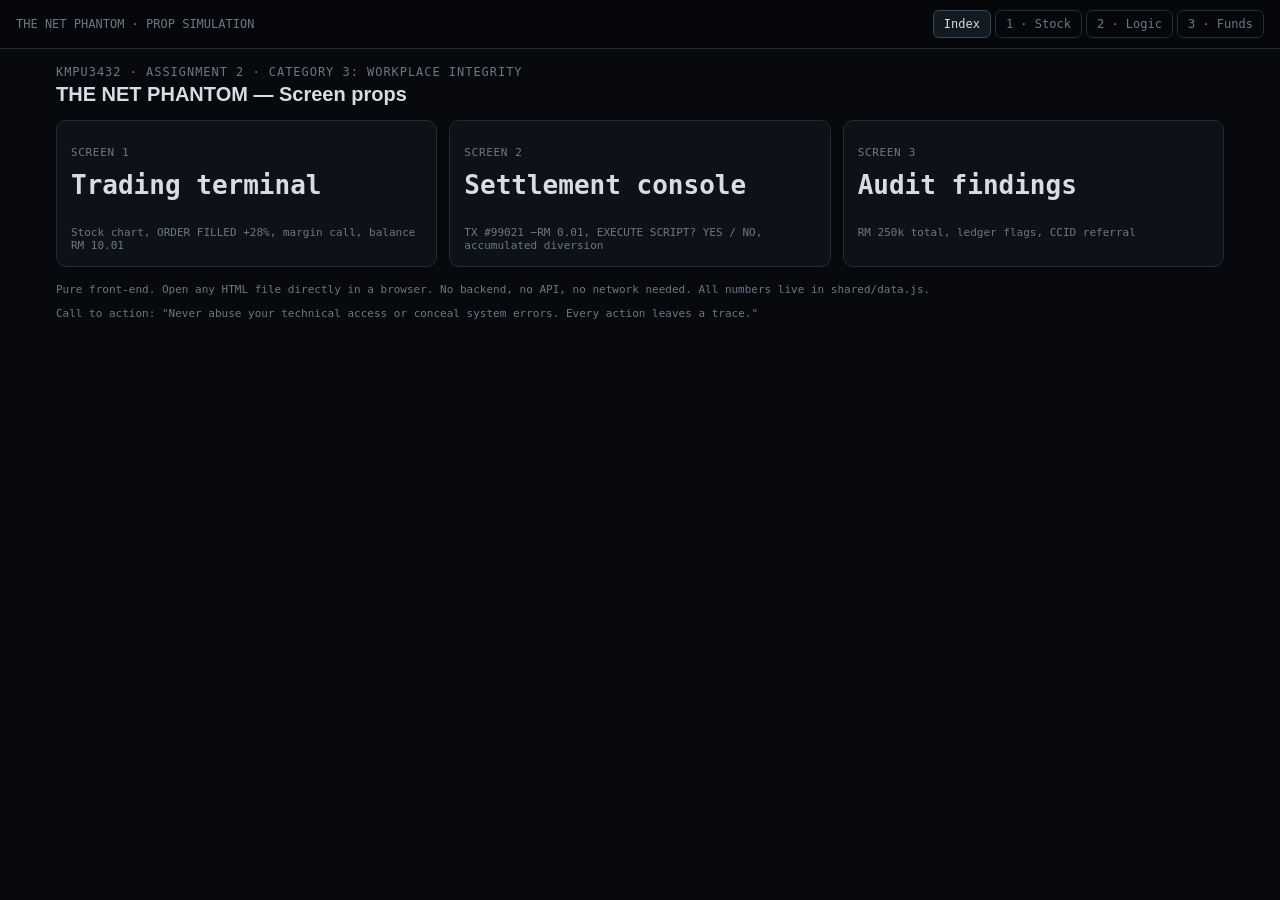
<file: index.html>
<!doctype html>
<html lang="en">
<head>
<meta charset="utf-8">
<meta name="viewport" content="width=device-width, initial-scale=1">
<title>The Net Phantom — Screens</title>
<link rel="stylesheet" href="shared/style.css">
</head>
<body>
<nav class="switcher">
  <span class="brand">THE NET PHANTOM · PROP SIMULATION</span>
  <a href="index.html" class="active">Index</a>
  <a href="1-stock.html">1 · Stock</a>
  <a href="2-implant.html">2 · Logic</a>
  <a href="3-auditor.html">3 · Funds</a>
</nav>
<main class="wrap">
  <p class="title">KMPU3432 · Assignment 2 · Category 3: Workplace Integrity</p>
  <h1>THE NET PHANTOM — Screen props</h1>
  <div class="grid three">
    <a class="panel" href="1-stock.html" style="text-decoration:none;color:inherit"><p class="label">Screen 1</p><p class="big">Trading terminal</p><div class="footnote">Stock chart, ORDER FILLED +28%, margin call, balance RM 10.01</div></a>
    <a class="panel" href="2-implant.html" style="text-decoration:none;color:inherit"><p class="label">Screen 2</p><p class="big">Settlement console</p><div class="footnote">TX #99021 −RM 0.01, EXECUTE SCRIPT? YES / NO, accumulated diversion</div></a>
    <a class="panel" href="3-auditor.html" style="text-decoration:none;color:inherit"><p class="label">Screen 3</p><p class="big">Audit findings</p><div class="footnote">RM 250k total, ledger flags, CCID referral</div></a>
  </div>
  <p class="footnote" style="margin-top:16px">Pure front-end. Open any HTML file directly in a browser. No backend, no API, no network needed. All numbers live in <code>shared/data.js</code>.</p>
  <p class="footnote" style="margin-top:6px">Call to action: "<span id="cta"></span>"</p>
</main>
<script src="shared/data.js"></script>
<script>document.getElementById("cta").textContent = window.PHANTOM.messages.callToAction;</script>
</body>
</html>
</file>
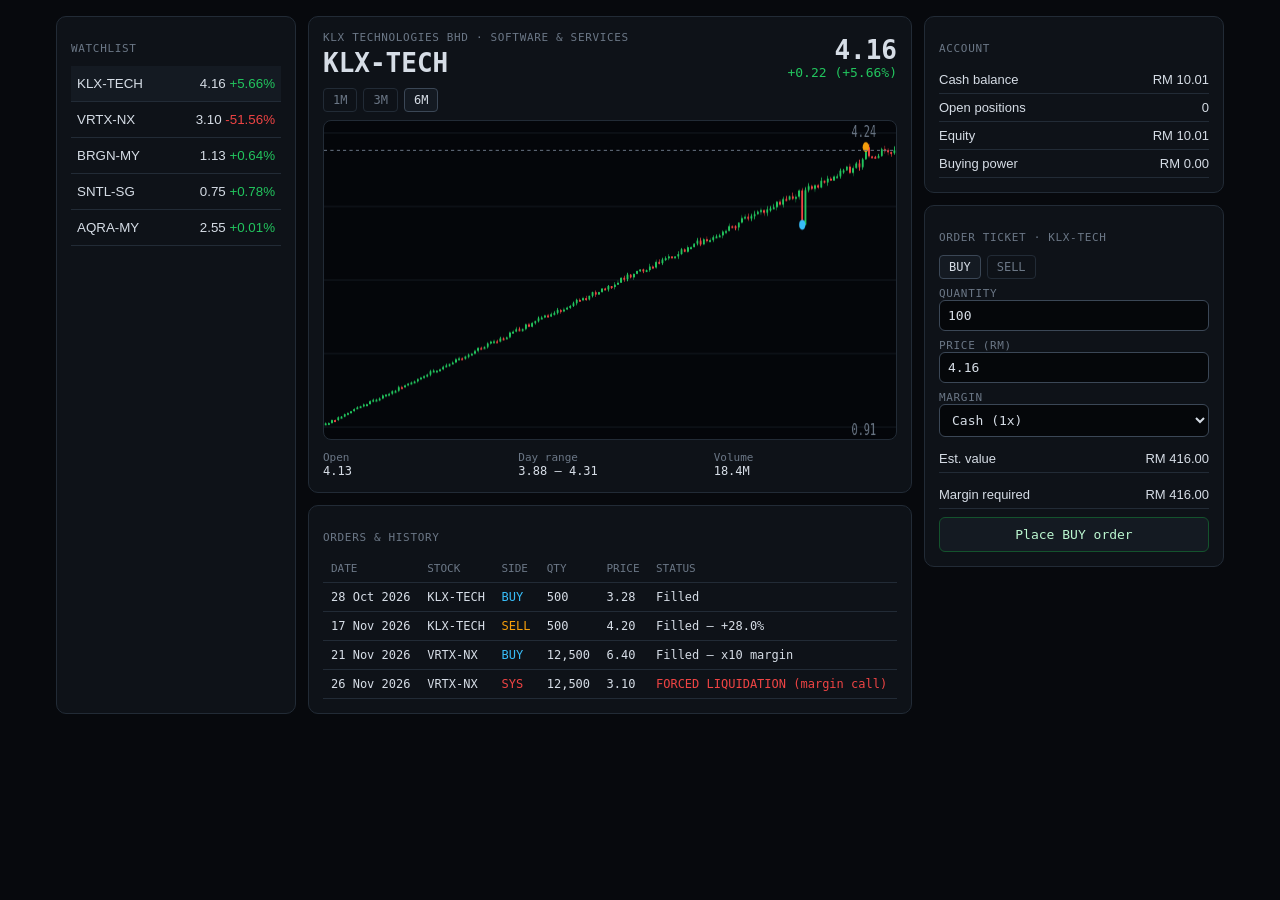
<file: 1-stock.html>
<!doctype html>
<html lang="en">
<head>
<meta charset="utf-8">
<meta name="viewport" content="width=device-width, initial-scale=1">
<title>KLX Trade</title>
<link rel="stylesheet" href="shared/style.css">
<script>if (!/[?&]ctrl=1/.test(location.search)) document.documentElement.classList.add("clean");</script>
<style>
  .app { display: grid; gap: 12px; grid-template-columns: 1fr; }
  @media (min-width: 1000px) { .app { grid-template-columns: 240px 1fr 300px; } }
  .list { font-family: var(--mono); font-size: 12px; }
  .list button { width: 100%; text-align: left; background: none; border: 0; border-bottom: 1px solid var(--line); color: var(--text); padding: 10px 6px; cursor: pointer; display: flex; justify-content: space-between; }
  .list button.sel { background: var(--panel-2); }
  .row { display: flex; justify-content: space-between; gap: 8px; padding: 6px 0; border-bottom: 1px solid var(--line); font-size: 13px; }
  .tabs { display: flex; gap: 6px; flex-wrap: wrap; margin: 8px 0; }
  .tabs button { font-family: var(--mono); font-size: 12px; background: none; color: var(--muted); border: 1px solid var(--line); border-radius: 4px; padding: 4px 9px; cursor: pointer; }
  .tabs button.on { color: var(--text); border-color: #3b4756; background: var(--panel-2); }
  input, select { font-family: var(--mono); font-size: 13px; background: #05070a; color: var(--text); border: 1px solid #3b4756; border-radius: 6px; padding: 7px 8px; width: 100%; }
  .toast { position: fixed; left: 50%; bottom: 20px; transform: translateX(-50%); background: #111820; border: 1px solid #3b4756; padding: 10px 14px; border-radius: 8px; font-family: var(--mono); font-size: 12px; display: none; }
  .toast.show { display: block; }
  .msg { font-size: 13px; padding: 8px 0; border-bottom: 1px solid var(--line); }
  .msg b { font-family: var(--mono); color: var(--blue); }
  .tag { font-family: var(--mono); font-size: 11px; color: var(--muted); }
</style>
</head>
<body>
<nav class="switcher">
  <span class="brand">THE NET PHANTOM · PROP SIMULATION</span>
  <a href="index.html">Index</a>
  <a href="1-stock.html" class="active">1 · Stock</a>
  <a href="2-implant.html">2 · Logic</a>
  <a href="3-auditor.html">3 · Funds</a>
</nav>

<main class="wrap">
  <p class="title">Screen 1 · YH / SWK · Secondary laptop · Trading app</p>
  <div class="app">

    <!-- Watchlist -->
    <section class="panel">
      <p class="label">Watchlist</p>
      <div class="list" id="watch"></div>
    </section>

    <!-- Chart + details -->
    <section>
      <div class="panel">
        <div style="display:flex;justify-content:space-between;flex-wrap:wrap;gap:8px">
          <div>
            <div class="label" id="sname"></div>
            <div class="big" id="sym"></div>
          </div>
          <div style="text-align:right">
            <div class="big" id="last"></div>
            <div id="chg" class="mono" style="font-family:var(--mono);font-size:13px"></div>
          </div>
        </div>
        <div class="tabs" id="ranges">
          <button data-r="30">1M</button><button data-r="90">3M</button><button data-r="180" class="on">6M</button>
        </div>
        <canvas id="chart" width="900" height="320"></canvas>
        <div class="grid three" style="margin-top:10px;font-family:var(--mono);font-size:12px">
          <div><span class="tag">Open</span><br id="x"><span id="open"></span></div>
          <div><span class="tag">Day range</span><br><span id="range"></span></div>
          <div><span class="tag">Volume</span><br><span id="vol"></span></div>
        </div>
        <div class="footnote" id="meta"></div>
      </div>

      <div class="panel" style="margin-top:12px">
        <p class="label">Orders & history</p>
        <table style="margin-top:6px">
          <thead><tr><th>Date</th><th>Stock</th><th>Side</th><th>Qty</th><th>Price</th><th>Status</th></tr></thead>
          <tbody id="orders"></tbody>
        </table>
      </div>
    </section>

    <!-- Account, ticket, messages -->
    <section style="display:grid;gap:12px;align-content:start">
      <div class="panel">
        <p class="label">Account</p>
        <div class="row"><span>Cash balance</span><span id="cash"></span></div>
        <div class="row"><span>Open positions</span><span>0</span></div>
        <div class="row"><span>Equity</span><span id="equity"></span></div>
        <div class="row"><span>Buying power</span><span id="bp"></span></div>
      </div>

      <div class="panel">
        <p class="label">Order ticket · <span id="tk-sym"></span></p>
        <div class="tabs" style="margin-top:8px">
          <button id="side-buy" class="on">BUY</button><button id="side-sell">SELL</button>
        </div>
        <div style="display:grid;gap:8px">
          <label class="label">Quantity<input id="qty" type="number" min="1" value="100"></label>
          <label class="label">Price (RM)<input id="px" type="number" step="0.01"></label>
          <label class="label">Margin<select id="lev"><option value="1">Cash (1x)</option><option value="5">Margin 5x</option><option value="10">Margin 10x</option></select></label>
          <div class="row"><span>Est. value</span><span id="est"></span></div>
          <div class="row"><span>Margin required</span><span id="mreq"></span></div>
          <button class="btn ok" id="place">Place order</button>
          <div class="footnote">Demo only. Orders are not sent anywhere.</div>
        </div>
      </div>

    </section>
  </div>
</main>
<div class="toast" id="toast"></div>

<script src="shared/data.js"></script>
<script>
(function () {
  const T = window.PHANTOM.trade;
  const $ = (id) => document.getElementById(id);
  const money = (v) => "RM " + v.toLocaleString("en-MY", { minimumFractionDigits: 2, maximumFractionDigits: 2 });
  const num = (v, d = 2) => v.toLocaleString("en-MY", { minimumFractionDigits: d, maximumFractionDigits: d });

  // ---- Build a deterministic daily price series per stock, with markers for orders ----
  function seeded(seed) { let s = seed; return () => (s = (s * 16807) % 2147483647) / 2147483647; }
  function buildSeries(sym, cfg) {
    const r = seeded([...sym].reduce((a, c) => a + c.charCodeAt(0), 0) * 7919);
    const n = cfg.days, closes = [];
    for (let i = 0; i < n; i++) {
      const t = i / (n - 1);
      let base = cfg.start + (cfg.end - cfg.start) * t;
      if (cfg.crashFrom !== undefined && i >= cfg.crashFrom) {
        const k = (i - cfg.crashFrom) / (n - 1 - cfg.crashFrom);
        base = 6.40 + (cfg.crashTo - 6.40) * k;
      }
      closes.push(base * (1 + (r() - 0.5) * cfg.noise));
    }
    // pin order prices exactly on their days
    (T.stocks[sym].orders || []).forEach((o) => { if (o.side !== "SYS") closes[o.day] = o.price; else closes[o.day] = o.price; });
    const candles = closes.map((c, i) => {
      const o = i === 0 ? c * 0.99 : closes[i - 1];
      const h = Math.max(o, c) * (1 + r() * 0.012), l = Math.min(o, c) * (1 - r() * 0.012);
      return { o, c, h, l };
    });
    return candles;
  }
  const data = {};
  Object.keys(T.stocks).forEach((s) => { data[s] = buildSeries(s, T.stocks[s].series); });

  // date for a day index (index 179 = today)
  function dayDate(idx) {
    const d = new Date(T.today + "T00:00:00"); d.setDate(d.getDate() - (179 - idx));
    return d.toLocaleDateString("en-GB", { day: "2-digit", month: "short", year: "numeric" });
  }

  let cur = "KLX-TECH", range = 180, side = "BUY";

  // ---- Watchlist ----
  function renderWatch() {
    $("watch").innerHTML = Object.keys(T.stocks).map((s) => {
      const c = data[s][data[s].length - 1].c, p = T.stocks[s].prevClose;
      const pct = ((c - p) / p) * 100;
      return '<button class="' + (s === cur ? "sel" : "") + '" data-s="' + s + '"><span>' + s + '</span><span>' + num(c) + ' <span class="' + (pct >= 0 ? "green" : "red") + '">' + (pct >= 0 ? "+" : "") + pct.toFixed(2) + "%</span></span></button>";
    }).join("");
  }

  // ---- Chart ----
  const cv = $("chart"), ctx = cv.getContext("2d");
  function drawChart() {
    const S = T.stocks[cur], all = data[cur], N = Math.min(range, all.length);
    const start = all.length - N, sl = all.slice(start);
    const W = cv.width, H = cv.height; ctx.clearRect(0, 0, W, H);
    const lo = Math.min(...sl.map((k) => k.l)) * 0.97, hi = Math.max(...sl.map((k) => k.h)) * 1.03;
    const y = (v) => H - ((v - lo) / (hi - lo)) * (H - 24) - 12;
    const cw = W / N;
    // grid
    ctx.strokeStyle = "#141a22"; ctx.lineWidth = 1;
    for (let g = 0; g <= 4; g++) { const yy = 12 + (H - 24) * (g / 4); ctx.beginPath(); ctx.moveTo(0, yy); ctx.lineTo(W, yy); ctx.stroke(); }
    sl.forEach((k, i) => {
      const up = k.c >= k.o, col = up ? "#22c55e" : "#ef4444", x = i * cw + cw / 2;
      ctx.strokeStyle = col; ctx.beginPath(); ctx.moveTo(x, y(k.h)); ctx.lineTo(x, y(k.l)); ctx.stroke();
      ctx.fillStyle = col; ctx.fillRect(x - cw * 0.3, y(Math.max(k.o, k.c)), cw * 0.6, Math.max(2, Math.abs(y(k.o) - y(k.c))));
    });
    // order markers within visible range
    (S.orders || []).forEach((o) => {
      const i = o.day - start; if (i < 0 || i >= N) return;
      const x = i * cw + cw / 2, yy = y(o.price);
      ctx.fillStyle = o.side === "BUY" ? "#38bdf8" : (o.side === "SELL" ? "#f59e0b" : "#ef4444");
      ctx.beginPath(); ctx.arc(x, yy, 5, 0, Math.PI * 2); ctx.fill();
    });
    // last price line
    const last = all[all.length - 1].c;
    ctx.setLineDash([5, 5]); ctx.strokeStyle = "#6b7786"; ctx.beginPath(); ctx.moveTo(0, y(last)); ctx.lineTo(W, y(last)); ctx.stroke(); ctx.setLineDash([]);
    // axis labels
    ctx.fillStyle = "#6b7786"; ctx.font = "16px ui-monospace, Menlo, monospace";
    ctx.fillText(num(hi / 1.03), W - 70, 16); ctx.fillText(num(lo / 0.97), W - 70, H - 4);
  }

  function renderHeader() {
    const S = T.stocks[cur], all = data[cur], last = all[all.length - 1], prev = S.prevClose;
    const chg = last.c - prev, pct = (chg / prev) * 100;
    $("sname").textContent = S.name + " · " + S.sector;
    $("sym").textContent = cur;
    $("last").textContent = num(last.c);
    $("chg").innerHTML = '<span class="' + (chg >= 0 ? "green" : "red") + '">' + (chg >= 0 ? "+" : "") + num(chg) + " (" + (pct >= 0 ? "+" : "") + pct.toFixed(2) + "%)</span>";
    $("open").textContent = num(last.o);
    $("range").textContent = num(S.dayLow) + " – " + num(S.dayHigh);
    $("vol").textContent = S.volume;
    $("meta").textContent = "Market cap RM " + S.marketCapRM + " · Prev close " + num(prev) + " · Data is simulated for the demo";
    $("tk-sym").textContent = cur;
    if (!$("px").dataset.touched) $("px").value = last.c.toFixed(2);
  }

  function renderOrders() {
    const rows = [];
    Object.keys(T.stocks).forEach((s) => (T.stocks[s].orders || []).forEach((o) => rows.push({ s, o })));
    rows.sort((a, b) => a.o.day - b.o.day);
    $("orders").innerHTML = rows.map(({ s, o }) => {
      const cls = o.side === "SYS" ? "red" : (o.side === "BUY" ? "blue" : "amber");
      const value = o.qty * o.price;
      const status = o.side === "SYS" ? '<span class="red">' + o.note + "</span>" : o.note;
      return "<tr><td>" + dayDate(o.day) + "</td><td>" + s + '</td><td class="' + cls + '">' + o.side + "</td><td>" + o.qty.toLocaleString() + "</td><td>" + num(o.price) + "</td><td>" + status + "</td></tr>";
    }).join("") || '<tr><td colspan="6">No orders</td></tr>';
  }

  // ---- Account ----
  function renderAccount() {
    $("cash").textContent = money(T.account.cashAfter);
    $("equity").textContent = money(T.account.cashAfter);
    $("bp").textContent = money(0);
  }

  // ---- Ticket ----
  function renderTicket() {
    const q = Math.max(0, parseInt($("qty").value || "0", 10));
    const p = parseFloat($("px").value || "0");
    const lev = parseInt($("lev").value, 10);
    const value = q * p;
    $("est").textContent = money(value);
    $("mreq").textContent = money(value / lev);
    $("place").textContent = side === "BUY" ? "Place BUY order" : "Place SELL order";
  }

  // ---- Messages ----

  // ---- Events ----
  $("watch").addEventListener("click", (e) => {
    const b = e.target.closest("button[data-s]"); if (!b) return;
    cur = b.dataset.s; $("px").dataset.touched = ""; render();
  });
  document.querySelectorAll("#ranges button").forEach((b) => b.addEventListener("click", () => {
    range = parseInt(b.dataset.r, 10);
    document.querySelectorAll("#ranges button").forEach((x) => x.classList.toggle("on", x === b));
    drawChart();
  }));
  $("side-buy").addEventListener("click", () => { side = "BUY"; $("side-buy").classList.add("on"); $("side-sell").classList.remove("on"); renderTicket(); });
  $("side-sell").addEventListener("click", () => { side = "SELL"; $("side-sell").classList.add("on"); $("side-buy").classList.remove("on"); renderTicket(); });
  ["qty", "px", "lev"].forEach((id) => $(id).addEventListener("input", () => { if (id === "px") $("px").dataset.touched = "1"; renderTicket(); }));
  $("place").addEventListener("click", () => {
    // Prop screen: the order button intentionally does nothing visible.
  });

  function render() { renderWatch(); renderHeader(); drawChart(); renderOrders(); renderAccount(); renderTicket(); }
  render();
})();
</script>
</body>
</html>
</file>
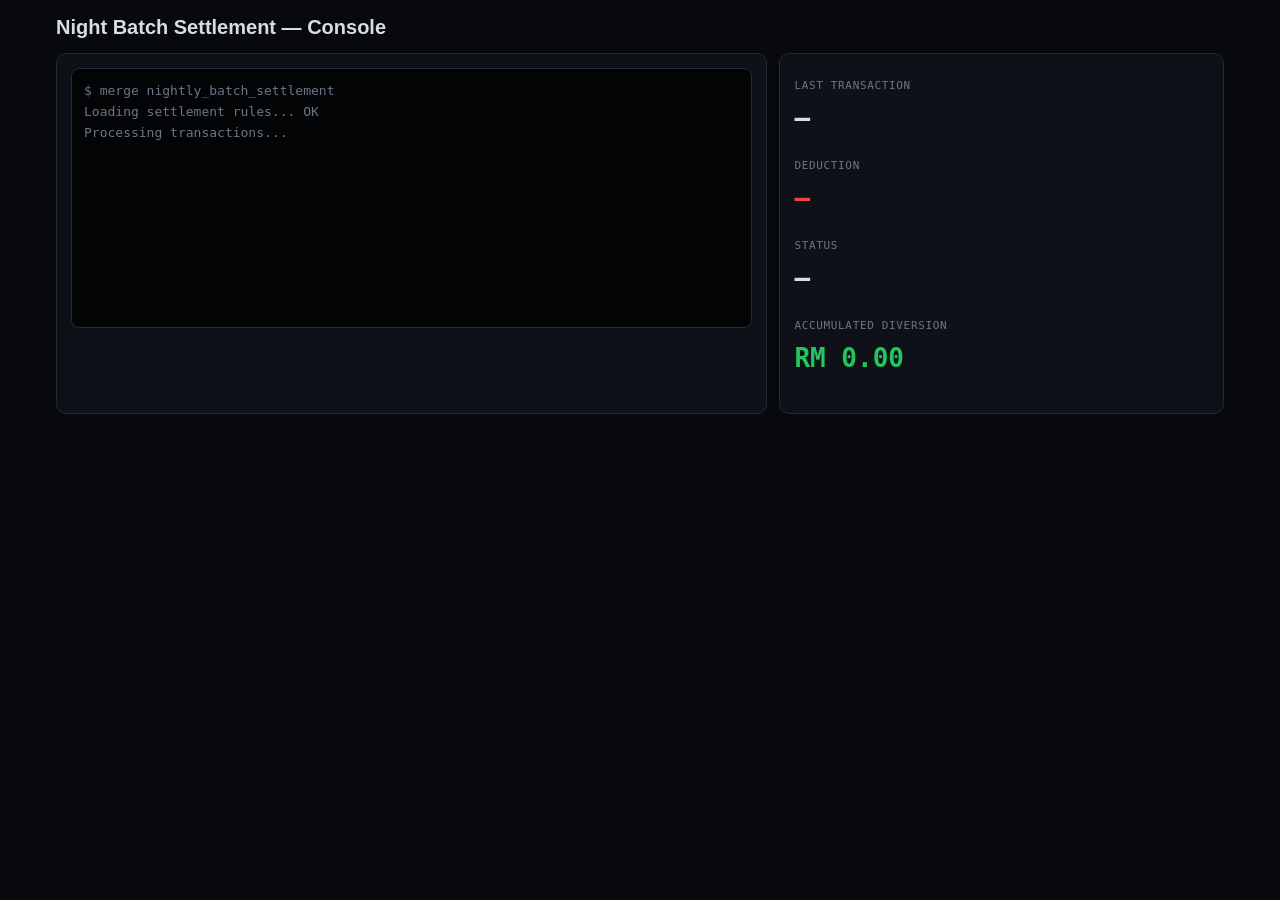
<file: 2-implant.html>
<!doctype html>
<html lang="en">
<head>
<meta charset="utf-8">
<meta name="viewport" content="width=device-width, initial-scale=1">
<title>Settlement</title>
<link rel="stylesheet" href="shared/style.css">
<script>if (!/[?&]ctrl=1/.test(location.search)) document.documentElement.classList.add("clean");</script>
</head>
<body>
<nav class="switcher">
  <span class="brand">THE NET PHANTOM · PROP SIMULATION</span>
  <a href="index.html">Index</a>
  <a href="1-stock.html">1 · Stock</a>
  <a href="2-implant.html" class="active">2 · Logic</a>
  <a href="3-auditor.html">3 · Funds</a>
</nav>

<main class="wrap">
  <p class="title">Screen 2 · SWK / YH · Main terminal · WORKSTATION 115F</p>
  <h1>Night Batch Settlement — Console</h1>

  <div class="grid two">
    <div class="panel">
      <div class="console" id="console"><span class="m">$ merge nightly_batch_settlement</span>
<span class="m">Loading settlement rules... OK</span>
<span class="m">Processing transactions...</span>
</div>
      <div class="banner red" id="ban-anom">ANOMALY: rounding condition broken on 1 line</div>
      <div class="banner amber" id="ban-prompt">EXECUTE MALICIOUS BATCH SCRIPT? [YES / NO]</div>
      <div class="scene-bar" style="margin-top:8px">
        <button class="btn" id="btn-yes" disabled>YES</button>
        <button class="btn ok" id="btn-no" disabled>NO</button>
      </div>
    </div>

    <div class="panel">
      <p class="label">Last transaction</p>
      <p class="big" id="tx">—</p>
      <p class="label" style="margin-top:14px">Deduction</p>
      <p class="big red" id="ded">—</p>
      <p class="label" style="margin-top:14px">Status</p>
      <p class="big" id="status">—</p>
      <p class="label" style="margin-top:14px">Accumulated diversion</p>
      <p class="big green" id="acc">RM 0.00</p>
      <div class="footnote">Simulation output only. No real settlement system is involved.</div>
    </div>
  </div>

  <div class="scene-bar">
    <span class="step" id="step">Step 0 / 3</span>
    <button class="btn" id="reset">Reset</button>
    <button class="btn" id="run">Run settlement ▶</button>
  </div>
</main>

<script src="shared/data.js"></script>
<script>
(function () {
  const S = window.PHANTOM.settlement;
  const $ = (id) => document.getElementById(id);
  const con = $("console");
  let step = 0, busy = false;

  function line(html) { con.insertAdjacentHTML("beforeend", "\n" + html); con.scrollTop = con.scrollHeight; }
  function wait(ms) { return new Promise((r) => setTimeout(r, ms)); }
  function count(el, from, to, ms, fmt) {
    return new Promise((res) => {
      const t0 = performance.now();
      (function tick(now) {
        const k = Math.min(1, (now - t0) / ms), v = from + (to - from) * k;
        el.textContent = fmt(v); if (k < 1) requestAnimationFrame(tick); else res();
      })(t0);
    });
  }
  const money = (v) => "RM " + v.toLocaleString("en-MY", { minimumFractionDigits: 2, maximumFractionDigits: 2 });

  async function run() {
    if (busy || step > 0) return; busy = true; $("run").disabled = true;
    step = 1; $("step").textContent = "Step 1 / 3";
    line('<span class="g">Processing ' + S.dailyTransactions.toLocaleString() + ' transactions... OK</span>');
    await wait(700);
    line('<span class="r">TX_REF: ' + S.txRef + " | DEDUCTION: -RM " + S.deductionRM.toFixed(2) + " | STATUS: " + S.status + "</span>");
    $("tx").textContent = S.txRef; $("ded").textContent = "−RM " + S.deductionRM.toFixed(2); $("status").textContent = S.status;
    $("ban-anom").classList.add("show");
    await wait(900);
    step = 2; $("step").textContent = "Step 2 / 3";
    $("ban-prompt").classList.add("show"); $("btn-yes").disabled = false; $("btn-no").disabled = false;
    busy = false;
    if (document.documentElement.classList.contains("clean")) setTimeout(yes, 2500);
  }

  async function yes() {
    if (busy || step !== 2) return; busy = true; $("btn-yes").disabled = true; $("btn-no").disabled = true;
    $("ban-prompt").classList.remove("show");
    line('<span class="a">&gt; EXECUTE MALICIOUS BATCH SCRIPT — confirmed</span>');
    await wait(500);
    line('<span class="a">DAY 2 - MORNING SETTLEMENT: +' + money(S.day2MorningRM) + "</span>");
    await count($("acc"), 0, S.day2MorningRM, 900, (v) => money(v));
    await wait(500);
    line('<span class="a">MONTH 2 - ACCUMULATED DIVERSION: +' + money(S.month2AccumulatedRM) + "</span>");
    await count($("acc"), S.day2MorningRM, S.month2AccumulatedRM, 1400, (v) => money(v));
    step = 3; $("step").textContent = "Step 3 / 3"; busy = false;
  }

  function no() {
    if (busy || step !== 2) return;
    $("ban-prompt").classList.remove("show"); $("btn-yes").disabled = true; $("btn-no").disabled = true;
    line('<span class="g">&gt; Script not executed. Rollback recommended — report to Technical Lead.</span>');
    step = 3; $("step").textContent = "Step 3 / 3";
  }

  function reset() {
    con.innerHTML = '<span class="m">$ merge nightly_batch_settlement</span>\n<span class="m">Loading settlement rules... OK</span>\n<span class="m">Processing transactions...</span>';
    ["ban-anom", "ban-prompt"].forEach((b) => $(b).classList.remove("show"));
    $("tx").textContent = "—"; $("ded").textContent = "—"; $("status").textContent = "—"; $("acc").textContent = "RM 0.00";
    $("btn-yes").disabled = true; $("btn-no").disabled = true; $("run").disabled = false;
    step = 0; busy = false; $("step").textContent = "Step 0 / 3";
  }

  $("run").addEventListener("click", run);
  $("btn-yes").addEventListener("click", yes);
  $("btn-no").addEventListener("click", no);
  $("reset").addEventListener("click", reset);
  if (document.documentElement.classList.contains("clean")) setTimeout(run, 1000);
})();
</script>
</body>
</html>
</file>
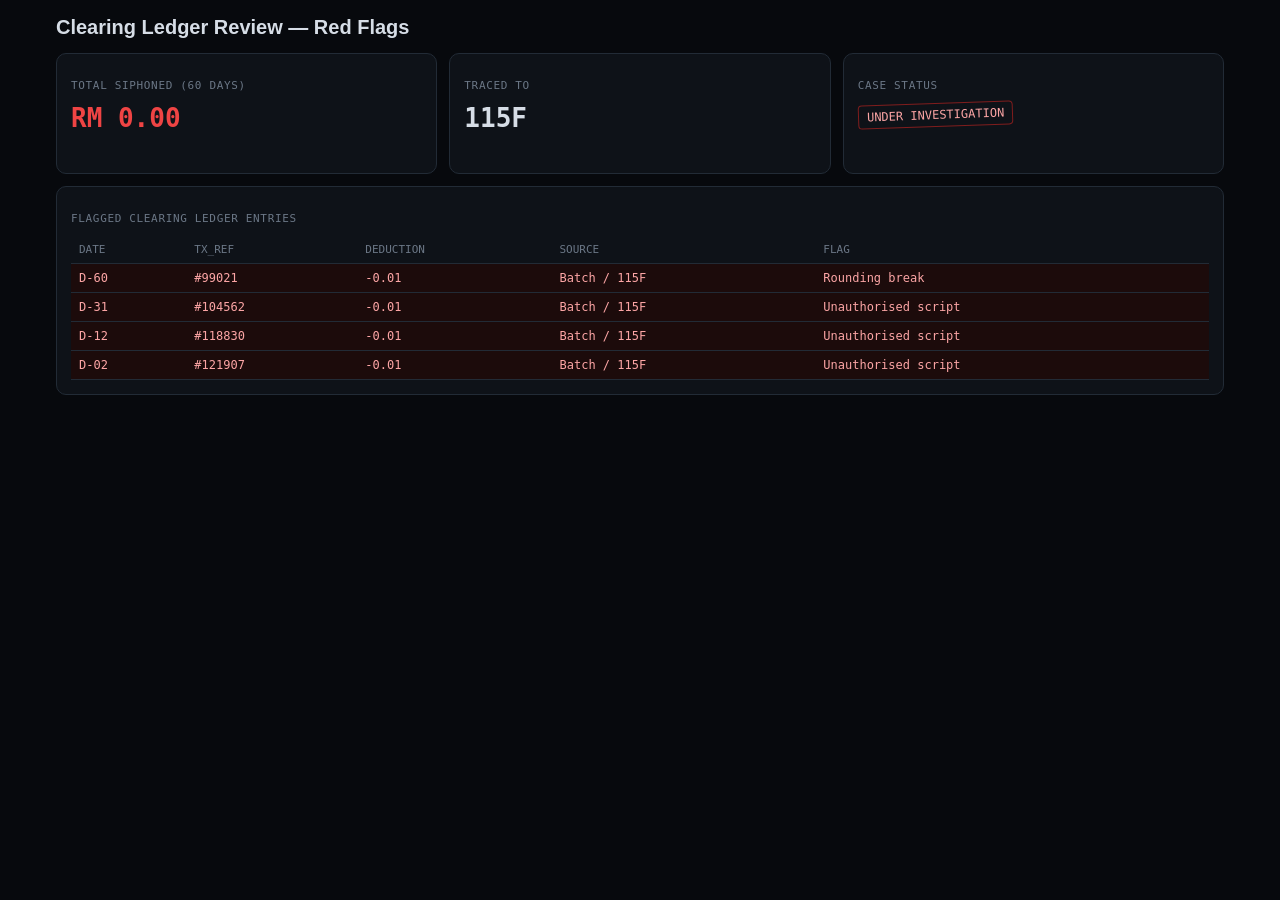
<file: 3-auditor.html>
<!doctype html>
<html lang="en">
<head>
<meta charset="utf-8">
<meta name="viewport" content="width=device-width, initial-scale=1">
<title>Audit Ledger</title>
<link rel="stylesheet" href="shared/style.css">
<script>if (!/[?&]ctrl=1/.test(location.search)) document.documentElement.classList.add("clean");</script>
</head>
<body>
<nav class="switcher">
  <span class="brand">THE NET PHANTOM · PROP SIMULATION</span>
  <a href="index.html">Index</a>
  <a href="1-stock.html">1 · Stock</a>
  <a href="2-implant.html">2 · Logic</a>
  <a href="3-auditor.html" class="active">3 · Funds</a>
</nav>

<main class="wrap">
  <p class="title">Screen 3 · JX · Audit room · CCO / IEB meeting room</p>
  <h1>Clearing Ledger Review — Red Flags</h1>

  <div class="grid three">
    <div class="panel">
      <p class="label">Total siphoned (<span id="days"></span> days)</p>
      <p class="big red" id="total">RM 0.00</p>
      <div class="footnote">Accumulated from rounding fractions, 1 sen per transaction.</div>
    </div>
    <div class="panel">
      <p class="label">Traced to</p>
      <p class="big" id="ws"></p>
      <div class="footnote">Deployment MAC: <span id="mac"></span></div>
    </div>
    <div class="panel">
      <p class="label">Case status</p>
      <div id="status" style="margin-top:6px"></div>
    </div>
  </div>

  <div class="panel" style="margin-top:12px">
    <p class="label">Flagged clearing ledger entries</p>
    <table>
      <thead><tr><th>Date</th><th>TX_REF</th><th>Deduction</th><th>Source</th><th>Flag</th></tr></thead>
      <tbody id="rows"></tbody>
    </table>
  </div>

  <div class="scene-bar">
    <span class="step" id="step">Findings hidden</span>
    <button class="btn" id="reveal">Reveal findings ▶</button>
    <button class="btn ok" id="ccid" disabled>Lodge report: PDRM</button>
  </div>
  <div class="banner amber" id="ban-ccid">CCID assigned — VT &amp; YS. Workstations 115F secured for forensic analysis. Badges revoked: 2.</div>
</main>

<script src="shared/data.js"></script>
<script>
(function () {
  const A = window.PHANTOM.audit, S = window.PHANTOM.settlement;
  const $ = (id) => document.getElementById(id);
  const money = (v) => "RM " + v.toLocaleString("en-MY", { minimumFractionDigits: 2, maximumFractionDigits: 2 });

  $("days").textContent = A.periodDays;
  $("ws").textContent = A.workstation;
  $("mac").textContent = A.macAddress;
  $("status").innerHTML = '<span class="stamp">UNDER INVESTIGATION</span>';

  // Sample of flagged rows (illustrative, sums are shown only through the total above).
  const rows = [
    ["D-60", "#99021", "-0.01", "Batch / 115F", "Rounding break"],
    ["D-31", "#104562", "-0.01", "Batch / 115F", "Unauthorised script"],
    ["D-12", "#118830", "-0.01", "Batch / 115F", "Unauthorised script"],
    ["D-02", "#121907", "-0.01", "Batch / 115F", "Unauthorised script"]
  ];
  $("rows").innerHTML = rows.map((r) => '<tr class="flag"><td>' + r[0] + "</td><td>" + r[1] + "</td><td>" + r[2] + "</td><td>" + r[3] + "</td><td>" + r[4] + "</td></tr>").join("");

  let revealed = false;
  $("reveal").addEventListener("click", () => {
    if (revealed) return; revealed = true;
    $("total").innerHTML = '<span class="red">' + money(A.totalSiphonedRM) + "</span>";
    $("step").textContent = "Findings revealed: MAC & signatures trace to workstation 115F";
    $("reveal").disabled = true; $("ccid").disabled = false;
    $("status").innerHTML = '<span class="stamp">PDRM REPORT PENDING</span>';
  });

  $("ccid").addEventListener("click", () => {
    $("ccid").disabled = true;
    $("status").innerHTML = '<span class="stamp" style="color:#fcd34d;border-color:#713f12">CASE REFERRED — CCID</span>';
    $("ban-ccid").classList.add("show");
  });

  if (document.documentElement.classList.contains("clean")) {
    setTimeout(() => $("reveal").click(), 1500);
    setTimeout(() => $("ccid").click(), 4500);
  }
})();
</script>
</body>
</html>
</file>
<file: shared/style.css>
:root {
  --bg: #07090d;
  --panel: #0e1218;
  --panel-2: #141a22;
  --line: #222b36;
  --text: #d6dde6;
  --muted: #6b7786;
  --green: #22c55e;
  --red: #ef4444;
  --amber: #f59e0b;
  --blue: #38bdf8;
  --mono: ui-monospace, "SF Mono", Menlo, Consolas, monospace;
  --sans: -apple-system, BlinkMacSystemFont, "Segoe UI", Roboto, sans-serif;
}
* { box-sizing: border-box; }
html, body { margin: 0; background: var(--bg); color: var(--text); font-family: var(--sans); }
body { min-height: 100vh; padding-bottom: 56px; }

/* ---- top switcher bar (same on every screen) ---- */
.switcher {
  position: sticky; top: 0; z-index: 10;
  display: flex; flex-wrap: wrap; gap: 6px 4px; align-items: center;
  padding: 10px 16px; background: #05070a; border-bottom: 1px solid var(--line);
  font-family: var(--mono); font-size: 12px;
}
.switcher .brand { color: var(--muted); margin-right: auto; }
.switcher a {
  color: var(--muted); text-decoration: none; padding: 6px 10px;
  border: 1px solid var(--line); border-radius: 6px;
}
.switcher a.active, .switcher a:hover { color: var(--text); border-color: #3b4756; background: var(--panel-2); }

.wrap { padding: 16px; max-width: 1200px; margin: 0 auto; }
.title { font-family: var(--mono); font-size: 12px; color: var(--muted); letter-spacing: .08em; text-transform: uppercase; margin: 0 0 4px; }
h1 { font-size: 20px; margin: 0 0 14px; font-weight: 600; }

.panel { background: var(--panel); border: 1px solid var(--line); border-radius: 10px; padding: 14px; }
.grid { display: grid; gap: 12px; grid-template-columns: 1fr; }
@media (min-width: 900px) { .grid.two { grid-template-columns: 1.6fr 1fr; } .grid.three { grid-template-columns: repeat(3, 1fr); } }

.label { font-family: var(--mono); font-size: 11px; color: var(--muted); text-transform: uppercase; letter-spacing: .06em; }
.big { font-family: var(--mono); font-size: 26px; font-weight: 600; margin-top: 4px; }
.green { color: var(--green); } .red { color: var(--red); } .amber { color: var(--amber); } .blue { color: var(--blue); }

.btn {
  font-family: var(--mono); font-size: 13px; color: var(--text); background: var(--panel-2);
  border: 1px solid #3b4756; border-radius: 6px; padding: 9px 14px; cursor: pointer;
}
.btn:hover { border-color: var(--blue); }
.btn.danger { border-color: #7f1d1d; color: #fecaca; }
.btn.ok { border-color: #14532d; color: #bbf7d0; }
.btn:disabled { opacity: .4; cursor: default; }

.banner {
  font-family: var(--mono); font-size: 14px; padding: 10px 12px; border-radius: 6px;
  border: 1px solid; margin: 8px 0; display: none;
}
.banner.show { display: block; animation: fade .4s ease; }
.banner.green { border-color: #14532d; background: #052e16; color: #86efac; }
.banner.red { border-color: #7f1d1d; background: #2a0a0a; color: #fca5a5; }
.banner.amber { border-color: #713f12; background: #281a05; color: #fcd34d; }

.console {
  font-family: var(--mono); font-size: 13px; line-height: 1.6; background: #030405;
  border: 1px solid var(--line); border-radius: 8px; padding: 12px; min-height: 260px;
  white-space: pre-wrap; overflow: auto; max-height: 420px;
}
.console .r { color: var(--red); } .console .g { color: var(--green); } .console .a { color: var(--amber); } .console .m { color: var(--muted); }

table { width: 100%; border-collapse: collapse; font-family: var(--mono); font-size: 12px; }
th, td { text-align: left; padding: 7px 8px; border-bottom: 1px solid var(--line); }
th { color: var(--muted); font-weight: 500; text-transform: uppercase; font-size: 11px; }
tr.flag td { color: #fca5a5; background: #1c0b0b; }

.stamp {
  display: inline-block; font-family: var(--mono); font-size: 12px; padding: 4px 8px;
  border: 1px solid #7f1d1d; color: #fca5a5; border-radius: 4px; transform: rotate(-2deg);
}
.footnote { font-family: var(--mono); font-size: 11px; color: var(--muted); margin-top: 10px; }
.scene-bar { display: flex; flex-wrap: wrap; gap: 8px; align-items: center; margin-top: 12px; }
.scene-bar .step { font-family: var(--mono); font-size: 12px; color: var(--muted); margin-right: auto; }
canvas { width: 100%; height: 320px; display: block; background: #04060a; border-radius: 8px; border: 1px solid var(--line); }

/* Clean mode (default): only the screen itself is visible. Add ?ctrl=1 to the URL to show nav and presenter controls. */
.clean .switcher, .clean .title, .clean .scene-bar, .clean .footnote, .clean .toast { display: none !important; }
.clean body { padding-bottom: 0; }

@keyframes fade { from { opacity: 0; transform: translateY(-4px); } to { opacity: 1; transform: none; } }
@media (max-width: 600px) {
  .wrap { padding: 12px; }
  .big { font-size: 22px; }
  table { font-size: 11px; }
}
</file>
